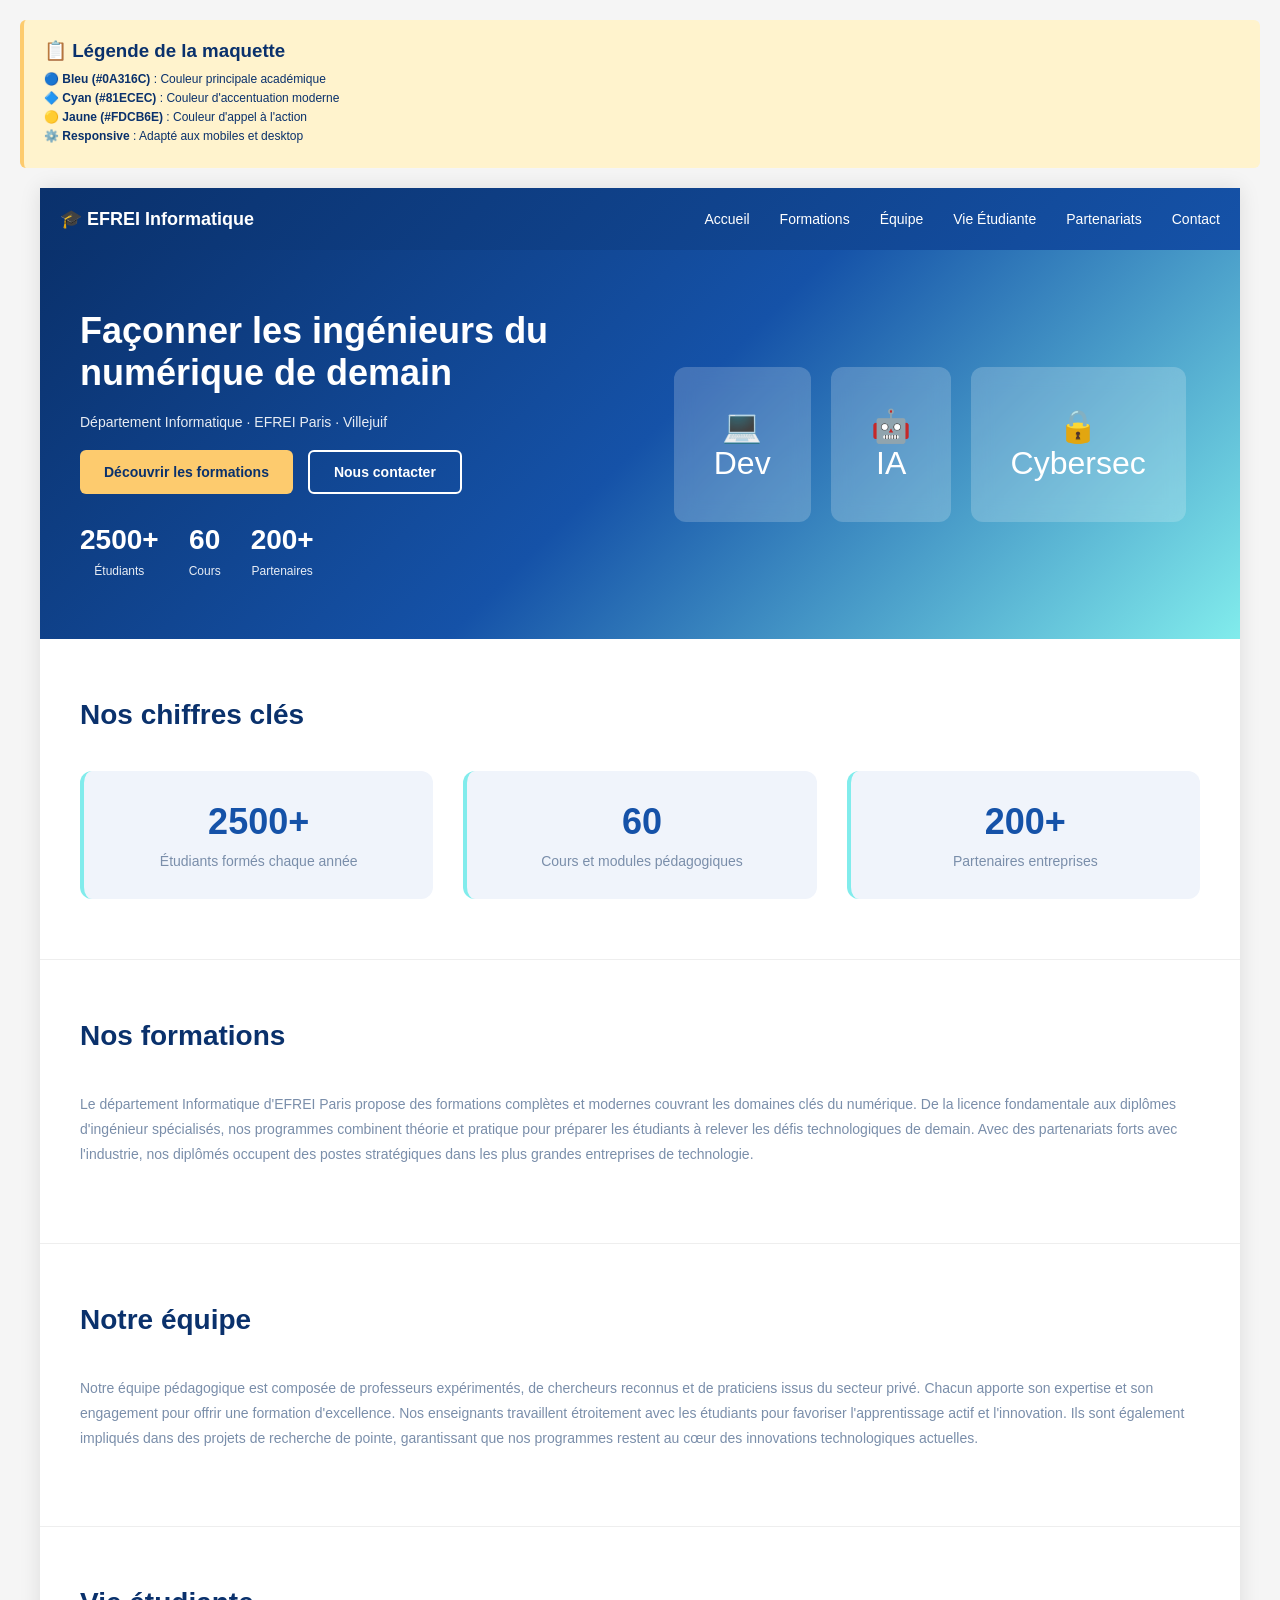
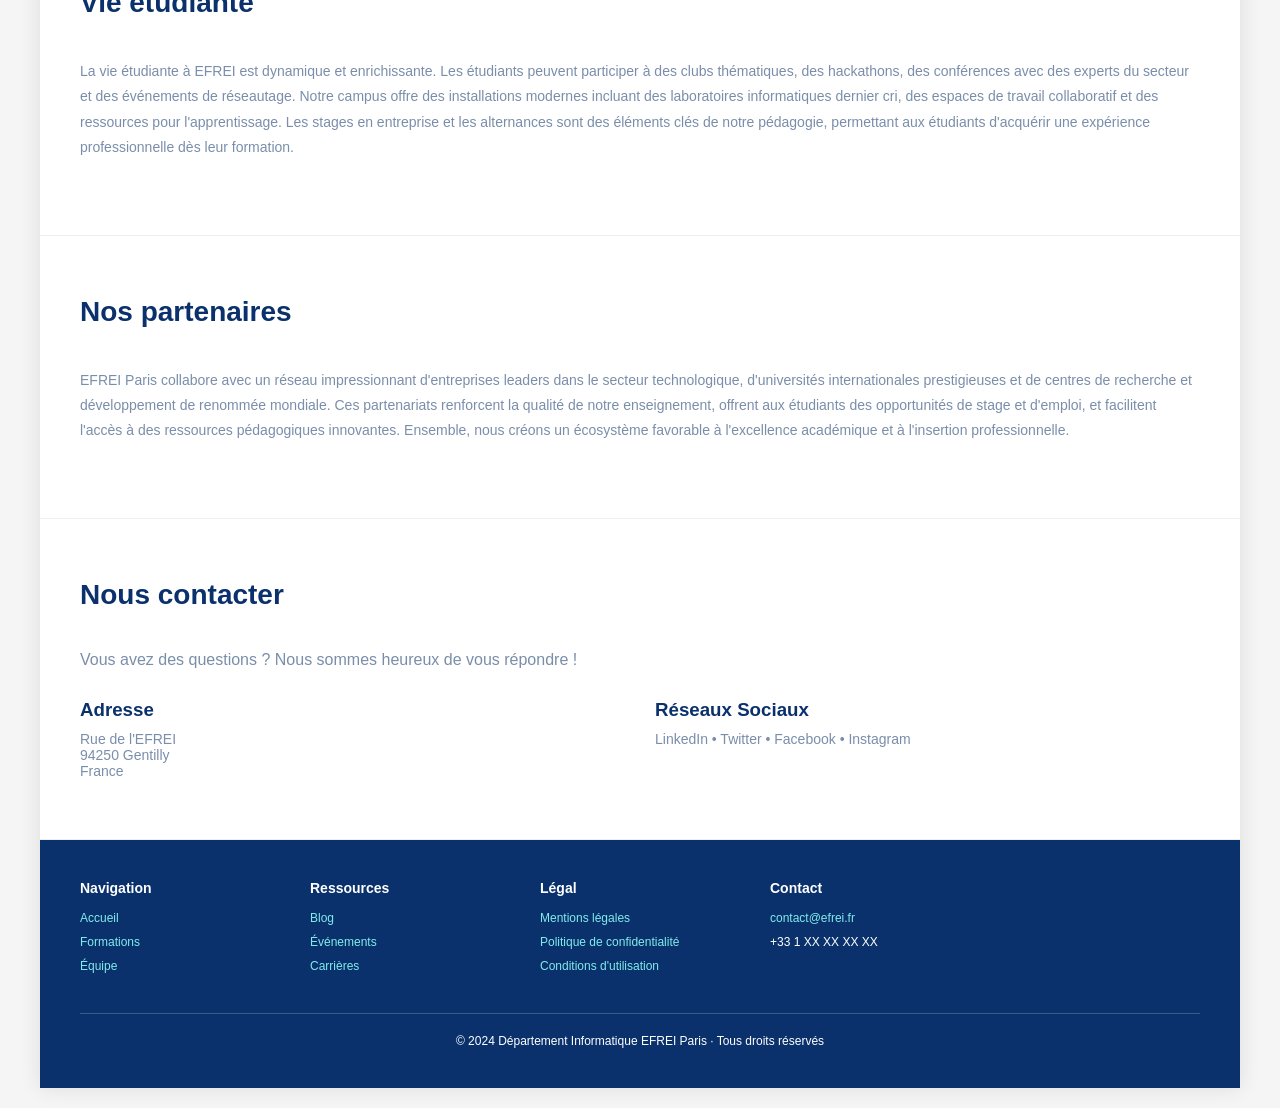
<file: mockup.html>
<!DOCTYPE html>
<html lang="fr">
<head>
  <meta charset="UTF-8">
  <meta name="viewport" content="width=device-width, initial-scale=1.0">
  <title>Maquette - Département Informatique EFREI</title>
  <style>
    * {
      margin: 0;
      padding: 0;
      box-sizing: border-box;
    }

    body {
      font-family: 'Arial', sans-serif;
      background: #f5f5f5;
      padding: 20px;
    }

    .mockup-container {
      max-width: 1200px;
      margin: 0 auto;
      background: white;
      box-shadow: 0 0 20px rgba(0, 0, 0, 0.1);
    }

    /* ===== HEADER ===== */
    .mockup-header {
      background: linear-gradient(135deg, #0A316C 0%, #1552a8 100%);
      color: white;
      padding: 20px;
      display: flex;
      justify-content: space-between;
      align-items: center;
    }

    .mockup-logo {
      font-weight: bold;
      font-size: 18px;
    }

    .mockup-nav {
      display: flex;
      gap: 30px;
      flex-wrap: wrap;
      justify-content: center;
    }

    .mockup-nav a {
      color: white;
      text-decoration: none;
      font-size: 14px;
    }

    /* ===== HERO SECTION ===== */
    .mockup-hero {
      background: linear-gradient(135deg, #0A316C 0%, #1552a8 50%, #81ECEC 100%);
      color: white;
      padding: 60px 40px;
      text-align: left;
      display: grid;
      grid-template-columns: 1fr 1fr;
      gap: 40px;
      align-items: center;
    }

    .mockup-hero-left h1 {
      font-size: 36px;
      margin-bottom: 20px;
      font-weight: bold;
    }

    .mockup-hero-left p {
      font-size: 14px;
      margin-bottom: 20px;
      opacity: 0.9;
    }

    .mockup-hero-buttons {
      display: flex;
      gap: 15px;
      margin-bottom: 30px;
    }

    .mockup-btn {
      padding: 12px 24px;
      border: none;
      border-radius: 6px;
      cursor: pointer;
      font-weight: bold;
      font-size: 14px;
    }

    .mockup-btn-primary {
      background: #FDCB6E;
      color: #0A316C;
    }

    .mockup-btn-secondary {
      background: transparent;
      border: 2px solid white;
      color: white;
    }

    .mockup-hero-stats {
      display: flex;
      gap: 30px;
      margin-top: 30px;
    }

    .mockup-stat {
      text-align: center;
    }

    .mockup-stat-number {
      display: block;
      font-size: 28px;
      font-weight: bold;
      margin-bottom: 5px;
    }

    .mockup-stat-label {
      font-size: 12px;
      opacity: 0.9;
    }

    .mockup-hero-right {
      display: flex;
      justify-content: center;
      align-items: center;
      gap: 20px;
      flex-wrap: wrap;
    }

    .mockup-tech-card {
      background: rgba(255, 255, 255, 0.2);
      padding: 40px;
      border-radius: 12px;
      text-align: center;
      font-size: 32px;
      backdrop-filter: blur(10px);
    }

    /* ===== SECTIONS ===== */
    .mockup-section {
      padding: 60px 40px;
      border-bottom: 1px solid #eee;
    }

    .mockup-section-title {
      font-size: 28px;
      font-weight: bold;
      margin-bottom: 40px;
      color: #0A316C;
    }

    /* ===== STATS GRID ===== */
    .mockup-stats-grid {
      display: grid;
      grid-template-columns: repeat(auto-fit, minmax(250px, 1fr));
      gap: 30px;
    }

    .mockup-stat-card {
      background: #f0f4fb;
      padding: 30px;
      border-radius: 12px;
      text-align: center;
      border-left: 4px solid #81ECEC;
    }

    .mockup-stat-big {
      display: block;
      font-size: 36px;
      color: #1552a8;
      margin-bottom: 10px;
    }

    .mockup-stat-desc {
      font-size: 14px;
      color: #7a8eaa;
    }

    /* ===== CARDS GRID ===== */
    .mockup-cards-grid {
      display: grid;
      grid-template-columns: repeat(auto-fit, minmax(300px, 1fr));
      gap: 30px;
    }

    .mockup-card {
      background: white;
      border: 1px solid #e0e0e0;
      border-radius: 12px;
      overflow: hidden;
      box-shadow: 0 2px 8px rgba(0, 0, 0, 0.1);
      transition: transform 0.3s ease, box-shadow 0.3s ease;
    }

    .mockup-card:hover {
      transform: translateY(-5px);
      box-shadow: 0 8px 20px rgba(0, 0, 0, 0.15);
    }

    .mockup-card-image {
      height: 180px;
      background: linear-gradient(135deg, #81ECEC 0%, #FDCB6E 100%);
    }

    .mockup-card-content {
      padding: 20px;
    }

    .mockup-card-title {
      font-size: 18px;
      font-weight: bold;
      margin-bottom: 10px;
      color: #0A316C;
    }

    .mockup-card-text {
      font-size: 14px;
      color: #7a8eaa;
      line-height: 1.6;
    }

    /* ===== TESTIMONIALS ===== */
    .mockup-testimonial {
      background: #f0f4fb;
      padding: 30px;
      border-radius: 12px;
      margin-bottom: 20px;
      border-left: 4px solid #FDCB6E;
    }

    .mockup-testimonial-text {
      font-size: 14px;
      font-style: italic;
      margin-bottom: 15px;
      color: #1a2840;
    }

    .mockup-testimonial-author {
      font-size: 12px;
      font-weight: bold;
      color: #0A316C;
    }

    /* ===== FOOTER ===== */
    .mockup-footer {
      background: #0A316C;
      color: white;
      padding: 40px;
      display: grid;
      grid-template-columns: repeat(auto-fit, minmax(200px, 1fr));
      gap: 30px;
    }

    .mockup-footer-section h3 {
      margin-bottom: 15px;
      font-size: 14px;
    }

    .mockup-footer-section ul {
      list-style: none;
    }

    .mockup-footer-section li {
      margin-bottom: 10px;
      font-size: 12px;
    }

    .mockup-footer-section a {
      color: #81ECEC;
      text-decoration: none;
    }

    .mockup-footer-bottom {
      grid-column: 1 / -1;
      border-top: 1px solid rgba(255, 255, 255, 0.2);
      padding-top: 20px;
      text-align: center;
      font-size: 12px;
    }

    /* ===== RESPONSIVE ===== */
    @media (max-width: 768px) {
      .mockup-hero {
        grid-template-columns: 1fr;
        padding: 40px 20px;
      }

      .mockup-hero-left h1 {
        font-size: 24px;
      }

      .mockup-nav {
        gap: 15px;
        font-size: 12px;
      }

      .mockup-section {
        padding: 40px 20px;
      }
    }

    /* ===== LEGEND ===== */
    .mockup-legend {
      background: #fff3cd;
      padding: 20px;
      margin-bottom: 20px;
      border-radius: 6px;
      border-left: 4px solid #FDCB6E;
    }

    .mockup-legend h3 {
      margin-bottom: 10px;
      color: #0A316C;
    }

    .mockup-legend ul {
      list-style: none;
      font-size: 12px;
      color: #0A316C;
    }

    .mockup-legend li {
      margin-bottom: 5px;
    }
  </style>
</head>
<body>
  <div class="mockup-legend">
    <h3>📋 Légende de la maquette</h3>
    <ul>
      <li><strong>🔵 Bleu (#0A316C)</strong> : Couleur principale académique</li>
      <li><strong>🔷 Cyan (#81ECEC)</strong> : Couleur d'accentuation moderne</li>
      <li><strong>🟡 Jaune (#FDCB6E)</strong> : Couleur d'appel à l'action</li>
      <li><strong>⚙️ Responsive</strong> : Adapté aux mobiles et desktop</li>
    </ul>
  </div>

  <div class="mockup-container">
    <!-- ===== HEADER ===== -->
    <header class="mockup-header">
      <div class="mockup-logo">🎓 EFREI Informatique</div>
      <nav class="mockup-nav">
        <a href="#">Accueil</a>
        <a href="#">Formations</a>
        <a href="#">Équipe</a>
        <a href="#">Vie Étudiante</a>
        <a href="#">Partenariats</a>
        <a href="#">Contact</a>
      </nav>
    </header>

    <!-- ===== HERO SECTION ===== -->
    <section class="mockup-hero">
      <div class="mockup-hero-left">
        <h1>Façonner les ingénieurs du numérique de demain</h1>
        <p>Département Informatique · EFREI Paris · Villejuif</p>
        <div class="mockup-hero-buttons">
          <button class="mockup-btn mockup-btn-primary">Découvrir les formations</button>
          <button class="mockup-btn mockup-btn-secondary">Nous contacter</button>
        </div>
        <div class="mockup-hero-stats">
          <div class="mockup-stat">
            <span class="mockup-stat-number">2500+</span>
            <span class="mockup-stat-label">Étudiants</span>
          </div>
          <div class="mockup-stat">
            <span class="mockup-stat-number">60</span>
            <span class="mockup-stat-label">Cours</span>
          </div>
          <div class="mockup-stat">
            <span class="mockup-stat-number">200+</span>
            <span class="mockup-stat-label">Partenaires</span>
          </div>
        </div>
      </div>
      <div class="mockup-hero-right">
        <div class="mockup-tech-card">💻<br>Dev</div>
        <div class="mockup-tech-card">🤖<br>IA</div>
        <div class="mockup-tech-card">🔒<br>Cybersec</div>
      </div>
    </section>

    <!-- ===== SECTION: CHIFFRES CLÉS ===== -->
    <section class="mockup-section">
      <h2 class="mockup-section-title">Nos chiffres clés</h2>
      <div class="mockup-stats-grid">
        <div class="mockup-stat-card">
          <strong class="mockup-stat-big">2500+</strong>
          <p class="mockup-stat-desc">Étudiants formés chaque année</p>
        </div>
        <div class="mockup-stat-card">
          <strong class="mockup-stat-big">60</strong>
          <p class="mockup-stat-desc">Cours et modules pédagogiques</p>
        </div>
        <div class="mockup-stat-card">
          <strong class="mockup-stat-big">200+</strong>
          <p class="mockup-stat-desc">Partenaires entreprises</p>
        </div>
      </div>
    </section>

    <!-- ===== SECTION: FORMATIONS ===== -->
    <section class="mockup-section">
      <h2 class="mockup-section-title">Nos formations</h2>
      <p style="font-size: 14px; color: #7a8eaa; line-height: 1.8; margin-bottom: 15px;">
        Le département Informatique d'EFREI Paris propose des formations complètes et modernes couvrant les domaines clés du numérique. 
        De la licence fondamentale aux diplômes d'ingénieur spécialisés, nos programmes combinent théorie et pratique pour préparer 
        les étudiants à relever les défis technologiques de demain. Avec des partenariats forts avec l'industrie, nos diplômés 
        occupent des postes stratégiques dans les plus grandes entreprises de technologie.
      </p>
    </section>

    <!-- ===== SECTION: ÉQUIPE ===== -->
    <section class="mockup-section">
      <h2 class="mockup-section-title">Notre équipe</h2>
      <p style="font-size: 14px; color: #7a8eaa; line-height: 1.8; margin-bottom: 15px;">
        Notre équipe pédagogique est composée de professeurs expérimentés, de chercheurs reconnus et de praticiens issus du secteur privé. 
        Chacun apporte son expertise et son engagement pour offrir une formation d'excellence. Nos enseignants travaillent étroitement 
        avec les étudiants pour favoriser l'apprentissage actif et l'innovation. Ils sont également impliqués dans des projets de recherche 
        de pointe, garantissant que nos programmes restent au cœur des innovations technologiques actuelles.
      </p>
    </section>

    <!-- ===== SECTION: VIE ÉTUDIANTE ===== -->
    <section class="mockup-section">
      <h2 class="mockup-section-title">Vie étudiante</h2>
      <p style="font-size: 14px; color: #7a8eaa; line-height: 1.8; margin-bottom: 15px;">
        La vie étudiante à EFREI est dynamique et enrichissante. Les étudiants peuvent participer à des clubs thématiques, 
        des hackathons, des conférences avec des experts du secteur et des événements de réseautage. Notre campus offre des installations 
        modernes incluant des laboratoires informatiques dernier cri, des espaces de travail collaboratif et des ressources pour l'apprentissage. 
        Les stages en entreprise et les alternances sont des éléments clés de notre pédagogie, permettant aux étudiants d'acquérir une 
        expérience professionnelle dès leur formation.
      </p>
    </section>

    <!-- ===== SECTION: PARTENAIRES ===== -->
    <section class="mockup-section">
      <h2 class="mockup-section-title">Nos partenaires</h2>
      <p style="font-size: 14px; color: #7a8eaa; line-height: 1.8; margin-bottom: 15px;">
        EFREI Paris collabore avec un réseau impressionnant d'entreprises leaders dans le secteur technologique, d'universités 
        internationales prestigieuses et de centres de recherche et développement de renommée mondiale. Ces partenariats renforcent 
        la qualité de notre enseignement, offrent aux étudiants des opportunités de stage et d'emploi, et facilitent l'accès à des 
        ressources pédagogiques innovantes. Ensemble, nous créons un écosystème favorable à l'excellence académique et à l'insertion professionnelle.
      </p>
    </section>

    <!-- ===== SECTION: CONTACT ===== -->
    <section class="mockup-section">
      <h2 class="mockup-section-title">Nous contacter</h2>
      <p style="margin-bottom: 30px; color: #7a8eaa;">Vous avez des questions ? Nous sommes heureux de vous répondre !</p>
      <div style="display: grid; grid-template-columns: 1fr 1fr; gap: 30px;">
        <div>
          <h3 style="color: #0A316C; margin-bottom: 10px;">Adresse</h3>
          <p style="font-size: 14px; color: #7a8eaa;">Rue de l'EFREI<br>94250 Gentilly<br>France</p>
        </div>
        <div>
          <h3 style="color: #0A316C; margin-bottom: 10px;">Réseaux Sociaux</h3>
          <p style="font-size: 14px; color: #7a8eaa;">LinkedIn • Twitter • Facebook • Instagram</p>
        </div>
      </div>
    </section>

    <!-- ===== FOOTER ===== -->
    <footer class="mockup-footer">
      <div class="mockup-footer-section">
        <h3>Navigation</h3>
        <ul>
          <li><a href="#">Accueil</a></li>
          <li><a href="#">Formations</a></li>
          <li><a href="#">Équipe</a></li>
        </ul>
      </div>
      <div class="mockup-footer-section">
        <h3>Ressources</h3>
        <ul>
          <li><a href="#">Blog</a></li>
          <li><a href="#">Événements</a></li>
          <li><a href="#">Carrières</a></li>
        </ul>
      </div>
      <div class="mockup-footer-section">
        <h3>Légal</h3>
        <ul>
          <li><a href="#">Mentions légales</a></li>
          <li><a href="#">Politique de confidentialité</a></li>
          <li><a href="#">Conditions d'utilisation</a></li>
        </ul>
      </div>
      <div class="mockup-footer-section">
        <h3>Contact</h3>
        <ul>
          <li><a href="mailto:contact@efrei.fr">contact@efrei.fr</a></li>
          <li>+33 1 XX XX XX XX</li>
        </ul>
      </div>
      <div class="mockup-footer-bottom">
        © 2024 Département Informatique EFREI Paris · Tous droits réservés
      </div>
    </footer>
  </div>
</body>
</html>
</file>
